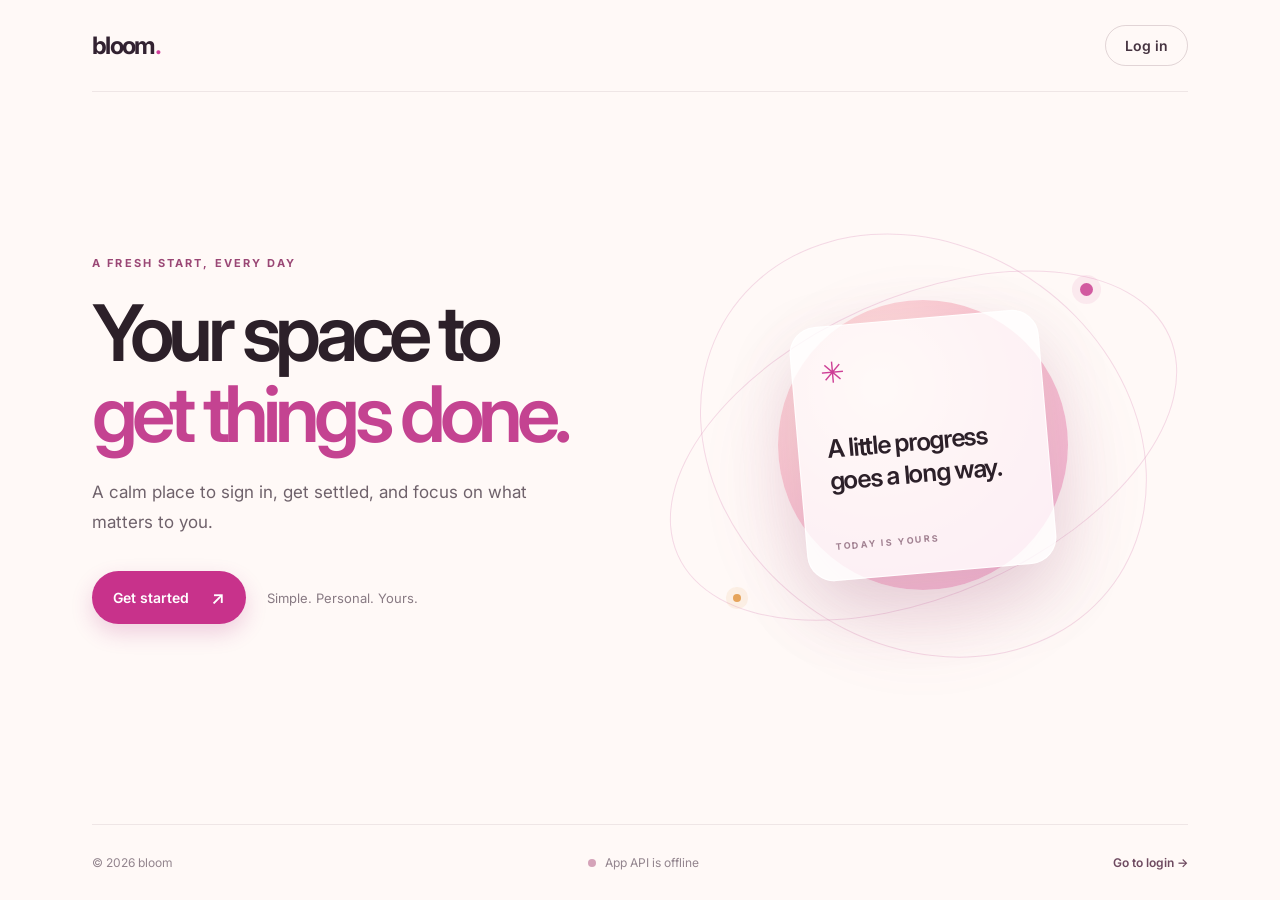
<file: index.html>
<!doctype html>
<html lang="en">
<head>
  <meta charset="UTF-8" />
  <meta name="viewport" content="width=device-width, initial-scale=1.0" />
  <meta name="theme-color" content="#febbbb" />
  <title>Bloom — Your space to get things done</title>
  <link rel="preconnect" href="https://fonts.googleapis.com">
  <link rel="preconnect" href="https://fonts.gstatic.com" crossorigin>
  <link href="https://fonts.googleapis.com/css2?family=Inter:wght@400;500;600;700&display=swap" rel="stylesheet">
  <link rel="stylesheet" href="styles.css" />
</head>
<body class="landing-body">
  <main class="landing-shell">
    <nav class="landing-nav"><a class="brand" href="/">bloom<span>.</span></a><a class="nav-login" href="login.html">Log in</a></nav>
    <section class="hero">
      <div class="hero-copy">
        <p class="eyebrow">A FRESH START, EVERY DAY</p>
        <h1>Your space to<br><span>get things done.</span></h1>
        <p class="hero-subtitle">A calm place to sign in, get settled, and focus on what matters to you.</p>
        <div class="hero-actions"><a class="hero-button" href="login.html">Get started <span aria-hidden="true">↗</span></a><span class="hero-note">Simple. Personal. Yours.</span></div>
      </div>
      <div class="hero-art" aria-hidden="true"><div class="art-orbit orbit-one"></div><div class="art-orbit orbit-two"></div><div class="art-sun"></div><div class="art-card"><span class="art-spark">✳</span><span class="art-card-title">A little progress<br>goes a long way.</span><span class="art-card-foot">TODAY IS YOURS</span></div><div class="art-dot dot-one"></div><div class="art-dot dot-two"></div></div>
    </section>
    <footer class="landing-footer"><span>© 2026 bloom</span><span class="api-status"><i id="api-dot"></i><span id="api-message">Checking app services…</span></span><a href="login.html">Go to login <span aria-hidden="true">→</span></a></footer>
  </main>
  <script>
    fetch('http://127.0.0.1:5000/api/health').then(r => { if (!r.ok) throw new Error(); return r.json(); }).then(() => { document.querySelector('#api-dot').classList.add('online'); document.querySelector('#api-message').textContent = 'App services online'; }).catch(() => { document.querySelector('#api-message').textContent = 'App API is offline'; });
  </script>
</body>
</html>
</file>
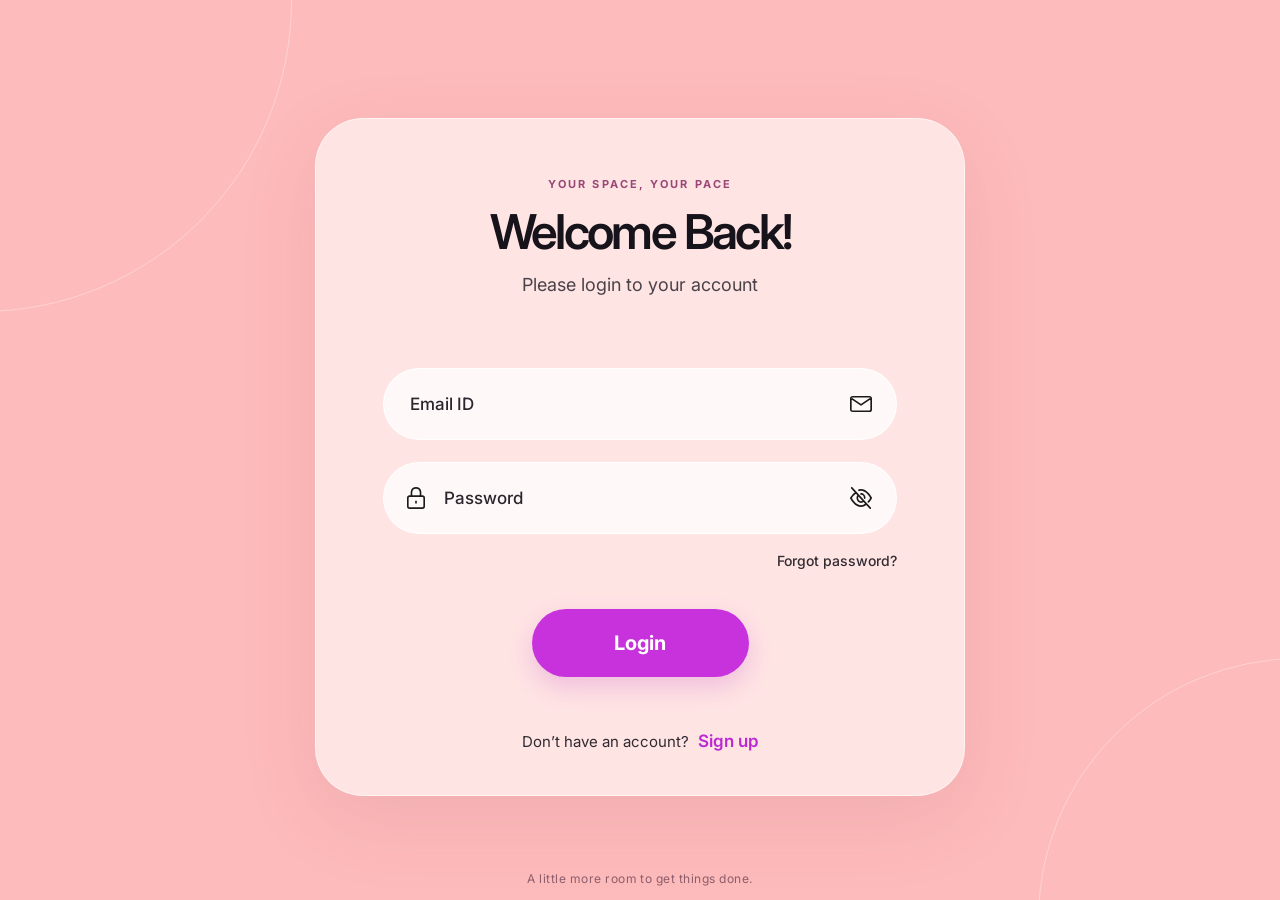
<file: login.html>
<!doctype html>
<html lang="en">
<head>
  <meta charset="UTF-8" />
  <meta name="viewport" content="width=device-width, initial-scale=1.0" />
  <meta name="theme-color" content="#febbbb" />
  <title>Welcome back</title>
  <link rel="preconnect" href="https://fonts.googleapis.com">
  <link rel="preconnect" href="https://fonts.gstatic.com" crossorigin>
  <link href="https://fonts.googleapis.com/css2?family=Inter:wght@400;500;600;700&display=swap" rel="stylesheet">
  <link rel="stylesheet" href="styles.css" />
</head>
<body>
  <main class="page-shell">
    <section class="auth-card" aria-labelledby="title">
      <div class="intro">
        <p class="eyebrow">YOUR SPACE, YOUR PACE</p>
        <h1 id="title">Welcome Back!</h1>
        <p class="subtitle" id="subtitle">Please login to your account</p>
      </div>
      <form id="auth-form" novalidate>
        <label class="field name-field" for="name" hidden>
          <input id="name" name="name" type="text" placeholder="Your name" autocomplete="name" minlength="2" maxlength="80" />
        </label>
        <label class="field" for="email">
          <input id="email" name="email" type="email" placeholder="Email ID" autocomplete="email" required />
          <img src="public/email.svg" alt="" />
        </label>
        <label class="field password-field" for="password">
          <img class="leading-icon" src="public/lock.svg" alt="" />
          <input id="password" name="password" type="password" placeholder="Password" autocomplete="current-password" required minlength="6" />
          <button class="icon-button" id="toggle-password" type="button" aria-label="Show password" title="Show password">
            <img src="public/eye-off.svg" alt="" />
          </button>
        </label>
        <div class="form-meta"><button class="text-button" id="forgot" type="button">Forgot password?</button></div>
        <p class="feedback" id="feedback" role="status" aria-live="polite"></p>
        <button class="submit-button" id="submit" type="submit">Login</button>
      </form>
      <div class="signed-in" id="signed-in" hidden>
        <p class="signed-in-copy" id="signed-in-copy"></p>
        <button class="submit-button" id="logout" type="button">Log out</button>
      </div>
      <p class="signup-prompt"><span id="prompt">Don’t have an account?</span> <button class="signup-link" id="switch-mode" type="button">Sign up</button></p>
    </section>
    <p class="footer-note">A little more room to get things done.</p>
  </main>
  <script src="app.js"></script>
</body>
</html>
</file>
<file: styles.css>
:root { font-family: Inter, ui-sans-serif, system-ui, sans-serif; color: #17131a; font-synthesis: none; }
* { box-sizing: border-box; }
body { margin: 0; min-width: 320px; min-height: 100vh; background: #febbbb; }
.page-shell { min-height: 100vh; padding: 44px 24px 30px; display: grid; place-items: center; position: relative; overflow: hidden; }
.page-shell::before,.page-shell::after { content:""; position:absolute; border:1px solid rgba(255,255,255,.34); border-radius:50%; pointer-events:none; }
.page-shell::before { width: 620px; height:620px; left:-330px; top:-310px; }
.page-shell::after { width: 520px; height:520px; right:-280px; bottom:-280px; }
.auth-card { width:min(100%, 650px); min-height:678px; padding:58px clamp(28px, 8.8vw, 67px) 42px; border:1px solid rgba(255,255,255,.56); border-radius:48px; background:rgba(255,255,255,.60); box-shadow:0 24px 80px rgba(117,52,77,.10); position:relative; z-index:1; display:flex; flex-direction:column; }
.intro { text-align:center; }
.eyebrow { margin:0 0 13px; color:#9a4775; font-size:11px; font-weight:700; letter-spacing:.19em; }
h1 { margin:0; font-size:clamp(36px,5vw,48px); line-height:1.15; letter-spacing:-.055em; font-weight:600; }
.subtitle { margin:12px 0 0; font-size:18px; line-height:1.5; color:#4a4249; }
#auth-form { margin-top:48px; display:flex; flex-direction:column; }
.field { height:72px; width:100%; display:flex; align-items:center; gap:16px; position:relative; padding:0 24px; border-radius:49px; background:rgba(255,255,255,.73); border:1px solid rgba(255,255,255,.9); transition:box-shadow .18s,border-color .18s,transform .18s; }
.field + .field { margin-top:22px; }
.field:focus-within { border-color:#d948e9; box-shadow:0 0 0 4px rgba(219,52,242,.12); transform:translateY(-1px); }
.field input { border:0; outline:0; background:transparent; width:100%; min-width:0; color:#17131a; font:500 17px Inter, sans-serif; }
.field input::placeholder { color:#2c252d; opacity:1; }
.field > img { width:22px; height:22px; object-fit:contain; flex:none; }
.password-field { padding-left:23px; gap:17px; }
.password-field .leading-icon { width:18px; height:22px; }
.icon-button { padding:5px; margin-right:-5px; width:34px; height:34px; border:0; border-radius:50%; background:transparent; cursor:pointer; display:grid; place-items:center; }
.icon-button:hover { background:rgba(107,68,98,.1); }
.icon-button img { width:22px; height:22px; }
.form-meta { margin-top:14px; display:flex; justify-content:flex-end; }
.text-button,.signup-link { font-family:inherit; border:0; background:transparent; cursor:pointer; }
.text-button { padding:4px 0; color:#322b32; font-size:14px; font-weight:500; }
.text-button:hover,.signup-link:hover { text-decoration:underline; }
.feedback { min-height:20px; margin:7px 0 0; color:#9d2369; text-align:center; font-size:13px; }
.feedback.success { color:#286c4a; }
.field[hidden], .signed-in[hidden], form[hidden], .signup-prompt[hidden] { display:none; }
.signed-in { margin-top:44px; display:flex; flex:1; flex-direction:column; align-items:center; justify-content:center; gap:30px; }
.signed-in-copy { margin:0; color:#514650; font-size:17px; }
.submit-button { align-self:center; width:217px; min-height:68px; margin-top:9px; border:0; border-radius:36px; color:white; background:#c832dd; box-shadow:0 10px 24px rgba(177,38,196,.20); font:700 20px Inter,sans-serif; cursor:pointer; transition:transform .16s, box-shadow .16s, background .16s; }
.submit-button:hover { background:#b824cf; transform:translateY(-2px); box-shadow:0 14px 30px rgba(177,38,196,.28); }
.submit-button:active { transform:translateY(0); }
.submit-button:disabled { opacity:.7; cursor:wait; }
.signup-prompt { margin:auto 0 0; padding-top:27px; text-align:center; font-size:15px; color:#302a31; }
.signup-link { padding:2px 0 2px 5px; font-size:17px; color:#bb28d2; font-weight:600; }
.footer-note { position:absolute; bottom:14px; margin:0; color:rgba(83,45,66,.65); font-size:12px; letter-spacing:.04em; }
.landing-body { min-height:100vh; background:#fff9f7; color:#2c2029; }
.landing-shell { position:relative; min-height:100vh; max-width:1320px; margin:auto; padding:0 clamp(24px,7.2vw,104px); display:flex; flex-direction:column; overflow:hidden; }
.landing-nav { height:92px; display:flex; align-items:center; justify-content:space-between; border-bottom:1px solid rgba(104,65,81,.1); }
.brand { color:#322231; text-decoration:none; font-weight:700; font-size:24px; letter-spacing:-.07em; }
.brand span { color:#d13f9a; }
.nav-login { color:#463441; text-decoration:none; font-size:14px; font-weight:600; padding:11px 19px; border:1px solid rgba(104,65,81,.2); border-radius:24px; }
.nav-login:hover { background:white; }
.hero { flex:1; display:grid; grid-template-columns:1fr 1fr; align-items:center; gap:38px; min-height:570px; padding:34px 0 60px; }
.hero-copy { position:relative; z-index:1; padding-bottom:10px; }
.hero-copy .eyebrow { margin-bottom:22px; }
.hero h1 { font-size:clamp(48px,6.1vw,78px); line-height:1.04; letter-spacing:-.075em; }
.hero h1 span { color:#c44391; }
.hero-subtitle { max-width:450px; margin:24px 0 0; color:#6f626b; font-size:17px; line-height:1.75; }
.hero-actions { margin-top:34px; display:flex; align-items:center; gap:21px; }
.hero-button { display:inline-flex; align-items:center; gap:22px; padding:16px 21px; border-radius:28px; color:#fff; background:#c8328b; text-decoration:none; font-size:14px; font-weight:600; box-shadow:0 9px 22px rgba(177,38,125,.2); transition:transform .15s,background .15s; }
.hero-button:hover { transform:translateY(-2px); background:#b5267c; }
.hero-button span { font-size:18px; }
.hero-note { color:#887a83; font-size:13px; }
.hero-art { position:relative; height:min(490px,62vw); min-height:340px; display:grid; place-items:center; }
.art-orbit { position:absolute; border:1px solid rgba(196,67,145,.18); border-radius:50%; transform:rotate(-24deg); }
.orbit-one { width:102%; height:61%; }
.orbit-two { width:89%; height:81%; transform:rotate(36deg); }
.art-sun { position:absolute; width:290px; height:290px; border-radius:50%; background:radial-gradient(circle at 35% 30%,#ffe5df 0,#f9c6d1 46%,#efacd1 100%); box-shadow:0 35px 80px rgba(194,88,142,.15); }
.art-card { position:relative; width:250px; min-height:255px; padding:28px; border:1px solid rgba(255,255,255,.88); border-radius:27px; background:rgba(255,255,255,.78); box-shadow:0 28px 70px rgba(121,69,100,.15); transform:rotate(-5deg); display:flex; flex-direction:column; justify-content:space-between; }
.art-spark { color:#ce3f96; font-size:29px; }
.art-card-title { font-size:25px; line-height:1.25; letter-spacing:-.05em; font-weight:600; }
.art-card-foot { color:#a18091; font-size:9px; font-weight:700; letter-spacing:.2em; }
.art-dot { position:absolute; width:13px; height:13px; border-radius:50%; background:#d25aa0; box-shadow:0 0 0 8px rgba(210,90,160,.1); }
.dot-one { top:17%; right:18%; }
.dot-two { bottom:18%; left:14%; width:8px; height:8px; background:#e6a45b; box-shadow:0 0 0 7px rgba(230,164,91,.12); }
.landing-footer { min-height:76px; display:flex; align-items:center; justify-content:space-between; gap:15px; border-top:1px solid rgba(104,65,81,.1); color:#93858e; font-size:12px; }
.landing-footer a { color:#6e4a60; text-decoration:none; font-weight:600; }
.api-status { display:flex; align-items:center; gap:9px; }
.api-status i { width:8px; height:8px; display:block; border-radius:50%; background:#d5a3b9; }
.api-status i.online { background:#47a77d; box-shadow:0 0 0 4px rgba(71,167,125,.12); }
@media (max-width:700px) { .landing-nav { height:72px; } .hero { grid-template-columns:1fr; gap:0; padding:62px 0 30px; } .hero-art { min-height:320px; height:340px; margin-top:16px; } .art-sun { width:245px; height:245px; } .art-card { width:220px; min-height:222px; } .landing-footer { flex-wrap:wrap; justify-content:space-between; padding:17px 0; } .api-status { order:3; width:100%; } }
@media (max-width:600px) { .page-shell { padding:24px 16px; } .auth-card { min-height: min(670px, calc(100svh - 48px)); padding:44px 25px 30px; border-radius:34px; } #auth-form { margin-top:40px; } .field { height:64px; padding:0 19px; } .field + .field { margin-top:17px; } .submit-button { min-height:62px; width:200px; } .footer-note { display:none; } }
@media (max-height:740px) and (min-width:601px) { .page-shell { padding-top:22px; padding-bottom:22px; } .auth-card { min-height:610px; padding-top:40px; padding-bottom:32px; } #auth-form { margin-top:32px; } .field { height:66px; } .field + .field { margin-top:16px; } }
</file>
